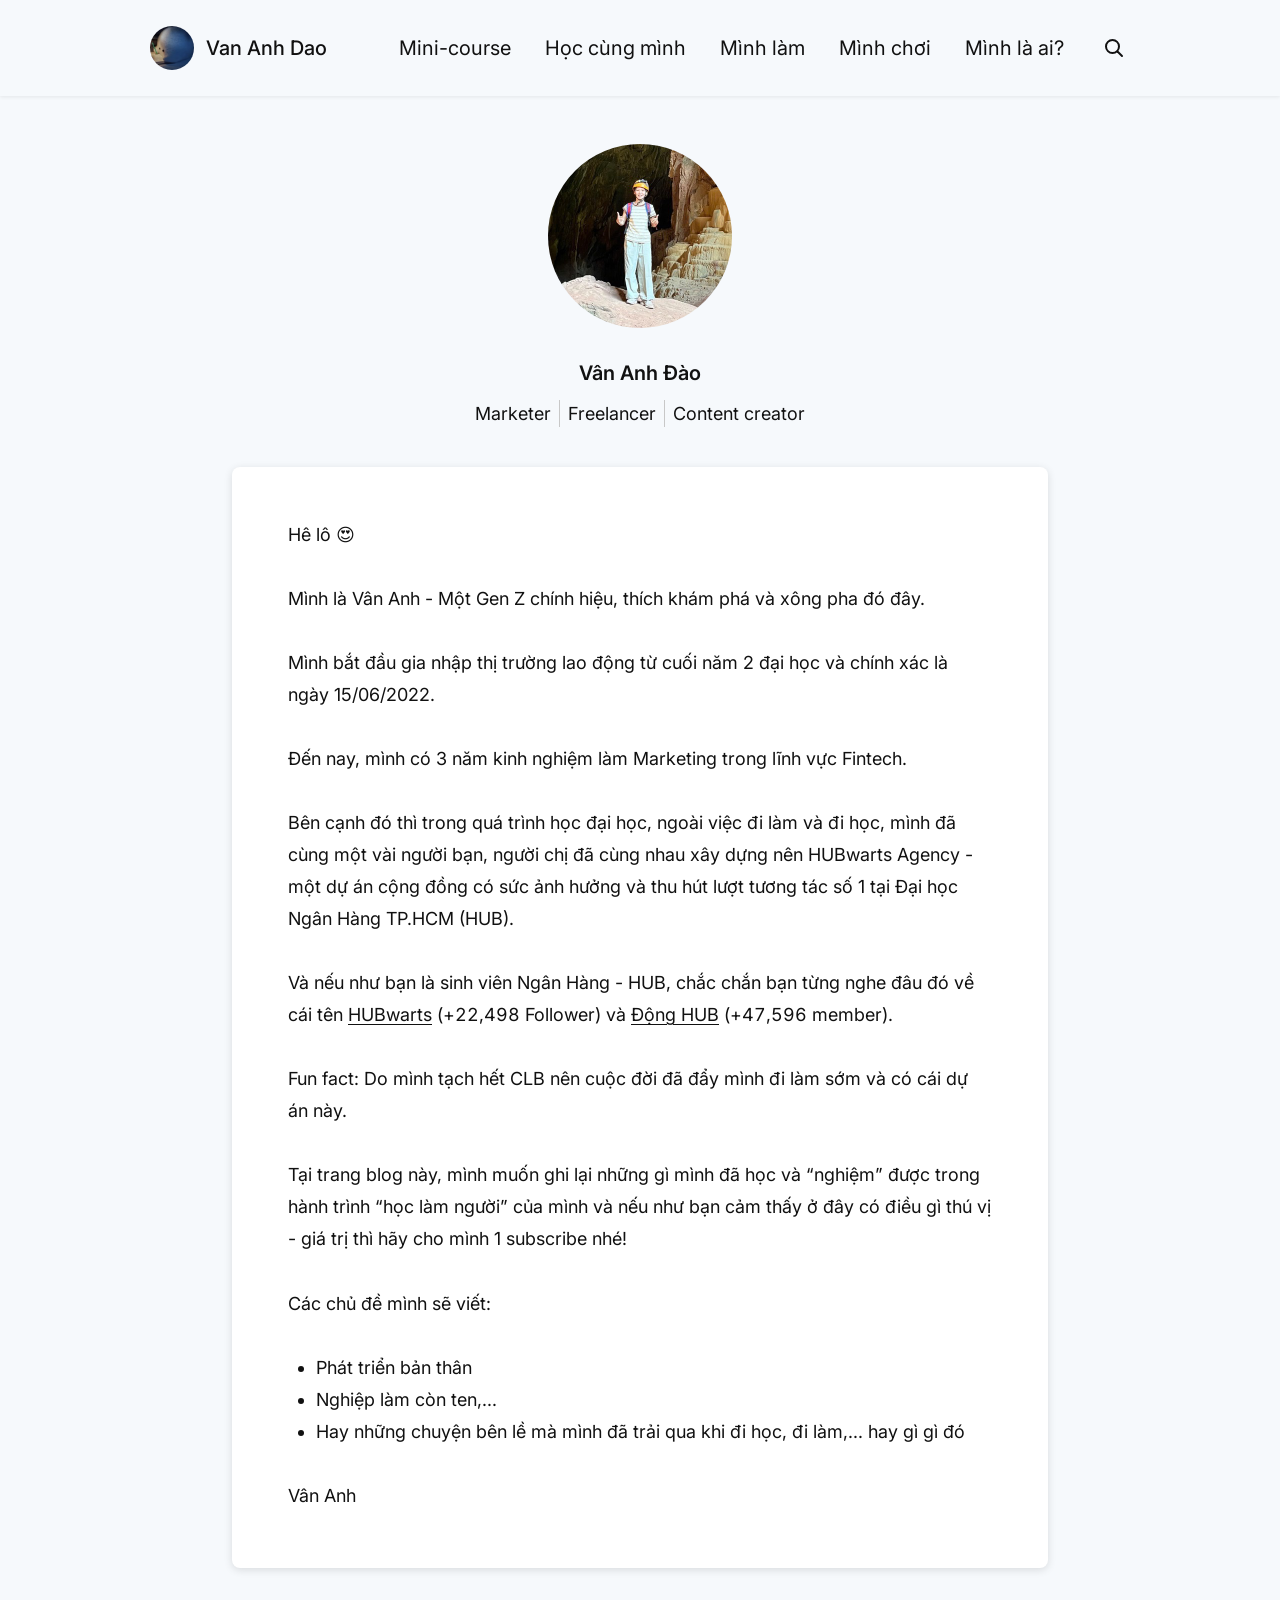
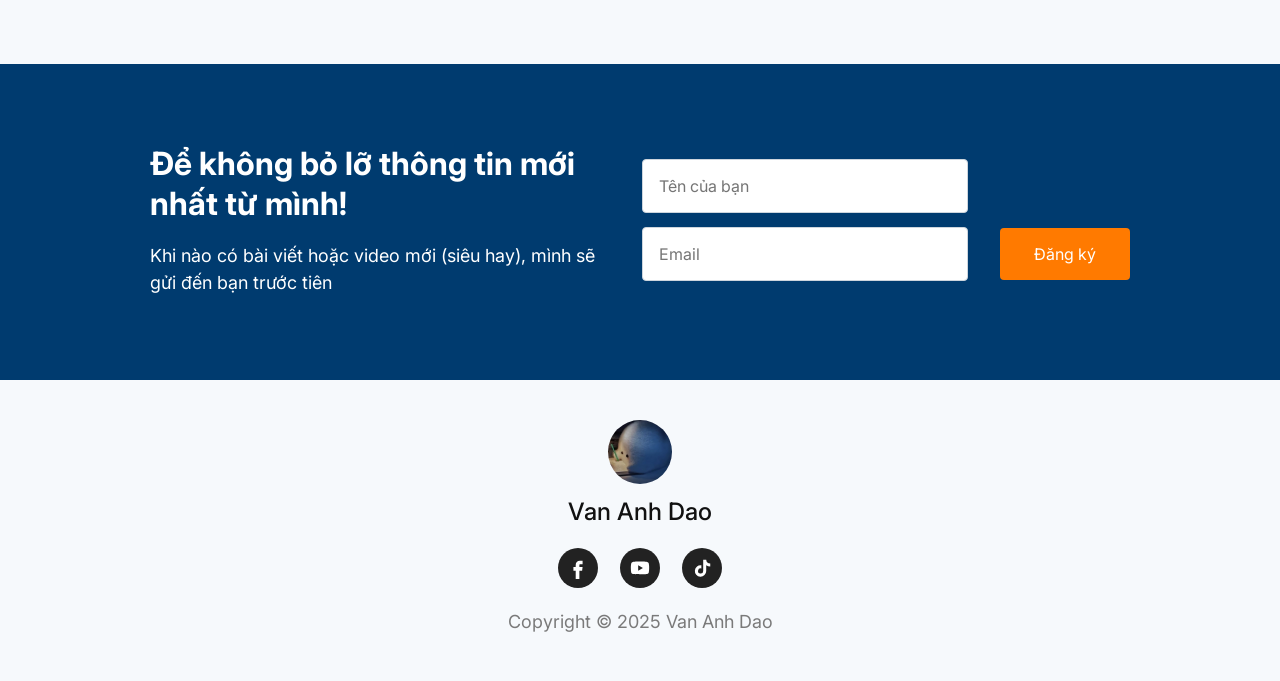
<file: gioi-thieu.html>
<!DOCTYPE html>
<html lang="vi">
<head>
  <meta charset="UTF-8">
  <meta name="viewport" content="width=device-width, initial-scale=1.0">
  <title>Mình là ai? | Van Anh Dao</title>
  <meta name="description" content="Vân Anh: Gen Z làm Marketing trong lĩnh vực Fintech 3 năm, đồng sáng lập HUBwarts Agency. Marketer, freelancer, content creator.">
  <meta name="author" content="Van Anh Dao">
  <link rel="canonical" href="https://vananh2002.vercel.app/gioi-thieu">

  <meta property="og:type" content="website">
  <meta property="og:locale" content="vi_VN">
  <meta property="og:site_name" content="Vân Anh">
  <meta property="og:title" content="Mình là ai? | Van Anh Dao">
  <meta property="og:description" content="Vân Anh: Gen Z làm Marketing trong lĩnh vực Fintech 3 năm, đồng sáng lập HUBwarts Agency. Marketer, freelancer, content creator.">
  <meta property="og:url" content="https://vananh2002.vercel.app/gioi-thieu">

  <link rel="icon" type="image/png" href="images/favicon.png">
  <link rel="apple-touch-icon" href="images/apple-touch-icon.png">
  <link rel="preconnect" href="https://fonts.googleapis.com">
  <link rel="preconnect" href="https://fonts.gstatic.com" crossorigin>
  <link href="https://fonts.googleapis.com/css2?family=Inter:wght@400;500;600;700&display=swap" rel="stylesheet">
  <link rel="stylesheet" href="styles.css">
  <script src="components.js"></script>
  <style>
    .about { padding-top: 48px; padding-bottom: 96px; }

    .profile { text-align: center; margin-bottom: 40px; }
    .profile .avatar { width: 184px; height: 184px; border-radius: 50%; margin: 0 auto 30px; }
    .profile h1 { font-size: 20px; font-weight: 600; margin: 0 0 12px; }
    .roles { display: flex; justify-content: center; flex-wrap: wrap; margin: 0; padding: 0; list-style: none; font-size: 18px; }
    .roles li + li { border-left: 1px solid #c8c8c8; margin-left: 8px; padding-left: 8px; }

    .count { font-variant-numeric: tabular-nums; }

    @media (max-width: 860px) {
      .about { padding-top: 36px; padding-bottom: 64px; }
      .profile .avatar { width: 150px; height: 150px; margin-bottom: 22px; }
      .roles { font-size: 16px; }
    }
  </style>
</head>
<body>
  <site-header></site-header>

  <main class="about narrow">
    <div class="profile reveal">
      <div class="avatar ph"><img src="images/van-anh-tron.jpg" alt="Vân Anh" width="368" height="368"></div>
      <h1>Vân Anh Đào</h1>
      <ul class="roles">
        <li>Marketer</li>
        <li>Freelancer</li>
        <li>Content creator</li>
      </ul>
    </div>

    <article class="paper reveal">
      <p>Hê lô <span class="emoji">😍</span></p>
      <p>Mình là Vân Anh - Một Gen Z chính hiệu, thích khám phá và xông pha đó đây.</p>
      <p>Mình bắt đầu gia nhập thị trường lao động từ cuối năm 2 đại học và chính xác là ngày 15/06/2022.</p>
      <p>Đến nay, mình có 3 năm kinh nghiệm làm Marketing trong lĩnh vực Fintech.</p>
      <p>
        Bên cạnh đó thì trong quá trình học đại học, ngoài việc đi làm và đi học, mình đã cùng một vài người bạn,
        người chị đã cùng nhau xây dựng nên HUBwarts Agency - một dự án cộng đồng có sức ảnh hưởng và thu hút
        lượt tương tác số 1 tại Đại học Ngân Hàng TP.HCM (HUB).
      </p>
      <p>
        Và nếu như bạn là sinh viên Ngân Hàng - HUB, chắc chắn bạn từng nghe đâu đó về cái tên
        <a href="https://www.facebook.com/hubwarts" target="_blank" rel="noopener">HUBwarts</a> (+<span class="count" data-target="22500">22,500</span> Follower) và
        <a href="https://www.facebook.com/groups/329031495464201/" target="_blank" rel="noopener">Động HUB</a> (+<span class="count" data-target="47600">47,600</span> member).
      </p>
      <p>Fun fact: Do mình tạch hết CLB nên cuộc đời đã đẩy mình đi làm sớm và có cái dự án này.</p>
      <p>
        Tại trang blog này, mình muốn ghi lại những gì mình đã học và “nghiệm” được trong hành trình “học làm người”
        của mình và nếu như bạn cảm thấy ở đây có điều gì thú vị - giá trị thì hãy cho mình 1 subscribe nhé!
      </p>
      <p>Các chủ đề mình sẽ viết:</p>
      <ul>
        <li>Phát triển bản thân</li>
        <li>Nghiệp làm còn ten,...</li>
        <li>Hay những chuyện bên lề mà mình đã trải qua khi đi học, đi làm,... hay gì gì đó</li>
      </ul>
      <p>Vân Anh</p>
    </article>
  </main>

  <site-subscribe></site-subscribe>

  <site-footer></site-footer>

  <script src="site.js"></script>
  <script>
    // Đếm số từ 0 lên giá trị thật khi phần thư hiện ra
    function countUp(el) {
      const target = +el.dataset.target;
      const start = performance.now();
      function tick(now) {
        const p = Math.min((now - start) / 1500, 1);
        el.textContent = Math.round(target * (1 - Math.pow(1 - p, 3))).toLocaleString('en-US');
        if (p < 1) requestAnimationFrame(tick);
      }
      requestAnimationFrame(tick);
    }
    if (!matchMedia('(prefers-reduced-motion: reduce)').matches) {
      const counter = new IntersectionObserver((entries) => {
        entries.forEach((entry) => {
          if (!entry.isIntersecting) return;
          entry.target.querySelectorAll('.count').forEach(countUp);
          counter.unobserve(entry.target);
        });
      }, { threshold: 0, rootMargin: '0px 0px -10% 0px' });
      counter.observe(document.querySelector('.paper'));
    }
  </script>
</body>
</html>
</file>
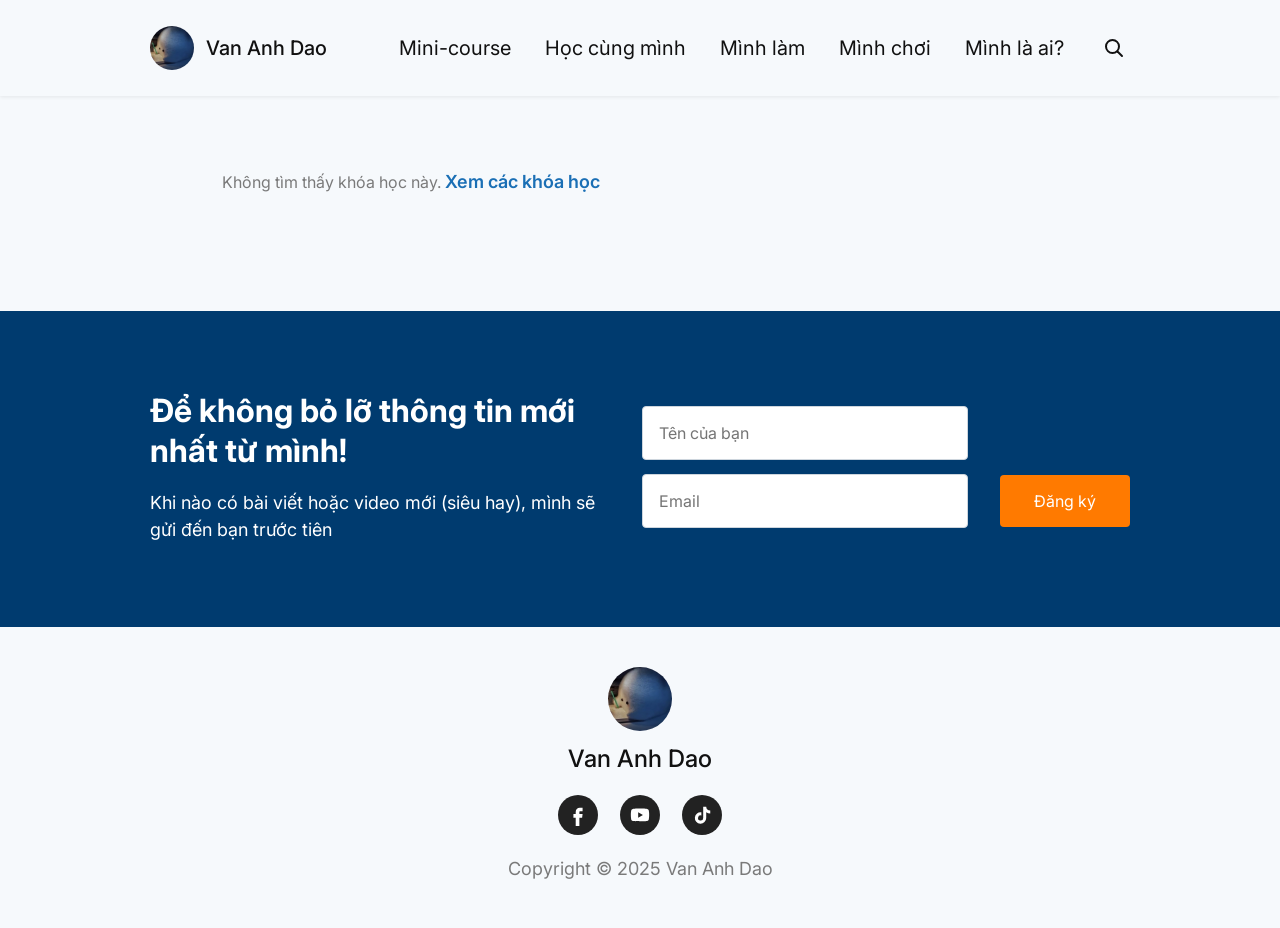
<file: khoa-hoc.html>
<!DOCTYPE html>
<html lang="vi">
<head>
  <meta charset="UTF-8">
  <meta name="viewport" content="width=device-width, initial-scale=1.0">
  <title>Khóa học | Van Anh Dao</title>
  <meta name="description" content="Các khóa học nhỏ do Vân Anh thiết kế: marketing, product, kỹ năng đi làm.">
  <meta name="author" content="Van Anh Dao">
  <link rel="canonical" href="https://vananh2002.vercel.app/mini-course">

  <meta property="og:type" content="website">
  <meta property="og:locale" content="vi_VN">
  <meta property="og:site_name" content="Vân Anh">
  <meta property="og:title" content="Mini-course | Van Anh Dao">
  <meta property="og:description" content="Các khóa học nhỏ do Vân Anh thiết kế: marketing, product, kỹ năng đi làm.">
  <meta property="og:url" content="https://vananh2002.vercel.app/mini-course">

  <link rel="icon" type="image/png" href="/images/favicon.png">
  <link rel="apple-touch-icon" href="/images/apple-touch-icon.png">
  <link rel="preconnect" href="https://fonts.googleapis.com">
  <link rel="preconnect" href="https://fonts.gstatic.com" crossorigin>
  <link href="https://fonts.googleapis.com/css2?family=Inter:wght@400;500;600;700&display=swap" rel="stylesheet">
  <link rel="stylesheet" href="/styles.css">
  <script src="/components.js"></script>
  <style>
    .course-page { padding-top: 56px; padding-bottom: 100px; }
    .course-head {
      display: flex;
      gap: 40px;
      align-items: center;
      margin-bottom: 56px;
    }
    .course-head .cover { flex: 0 0 340px; aspect-ratio: 313 / 204; border-radius: 8px; }
    .course-head .label { color: var(--link); font-size: 14px; font-weight: 600; letter-spacing: 0.04em; text-transform: uppercase; }
    .course-head h1 { font-size: 40px; font-weight: 600; line-height: 1.2; margin: 6px 0 14px; }
    .course-head p { font-size: 18px; line-height: 1.7; margin: 0 0 22px; }
    .start {
      display: inline-block;
      background: var(--orange);
      color: #fff;
      font-size: 16px;
      font-weight: 500;
      padding: 12px 28px;
      border-radius: 4px;
      transition: filter 0.2s;
    }
    .start:hover { filter: brightness(1.08); }

    .lessons h2 { font-size: 28px; font-weight: 600; margin: 0 0 30px; }
    .lessons .post h3 { margin-top: 0; }
    .lessons .post p { display: -webkit-box; -webkit-box-orient: vertical; -webkit-line-clamp: 3; overflow: hidden; }

    @media (max-width: 860px) {
      .course-page { padding-top: 36px; padding-bottom: 64px; }
      .course-head { flex-direction: column; align-items: stretch; gap: 24px; margin-bottom: 40px; }
      .course-head .cover { flex: none; width: 100%; }
      .course-head h1 { font-size: 30px; }
      .course-head p { font-size: 16px; }
      .lessons h2 { font-size: 24px; }
    }
  </style>
</head>
<body>
  <site-header></site-header>

  <main class="course-page narrow">
    <p class="status empty" id="status">Đang tải khóa học...</p>
    <div id="course" hidden>
      <section class="course-head reveal">
        <div class="cover ph" id="cover"></div>
        <div>
          <span class="label">Mini-course</span>
          <h1 id="title"></h1>
          <p id="description"></p>
          <a class="start" id="start" href="#">Bắt đầu học</a>
        </div>
      </section>

      <section class="lessons">
        <h2 id="count"></h2>
        <div id="lessons"></div>
      </section>
    </div>
  </main>

  <site-subscribe></site-subscribe>

  <site-footer></site-footer>

  <script src="/posts.js"></script>
  <script src="/courses.js"></script>
  <script src="/site.js"></script>
  <script>
    const slug = location.pathname.split('/').filter(Boolean).pop();
    const course = window.COURSES.find((c) => c.slug === slug);
    const status = document.getElementById('status');

    if (!course) {
      status.innerHTML = 'Không tìm thấy khóa học này. <a class="more" href="/mini-course">Xem các khóa học</a>';
    } else {
      document.title = `${course.title} | Van Anh Dao`;
      document.querySelector('meta[name="description"]').setAttribute('content', course.description);
      document.querySelector('link[rel="canonical"]').setAttribute('href', `https://vananh2002.vercel.app/mini-course/${course.slug}`);

      loadPosts().then((posts) => {
        const lessons = courseLessons(course, posts);
        document.getElementById('title').textContent = course.title;
        document.getElementById('description').textContent = course.description;
        document.getElementById('count').textContent = `${lessons.length} bài học`;
        if (lessons[0]) {
          document.getElementById('start').href = lessons[0].url;
          if (lessons[0].image) document.getElementById('cover').innerHTML = `<img src="${escapeHtml(imageUrl(lessons[0].image, 800))}" alt="">`;
        } else {
          document.getElementById('start').hidden = true;
        }
        document.getElementById('lessons').innerHTML = lessons
          .map((p) => postItemHtml(p, { label: `Bài ${p.number}`, title: p.lessonTitle, showDate: false }))
          .join('') || '<p class="empty">Khóa học đang được chuẩn bị, bạn quay lại sau nha!</p>';
        status.remove();
        document.getElementById('course').hidden = false;
        observeReveal();
      });
    }
  </script>
</body>
</html>
</file>
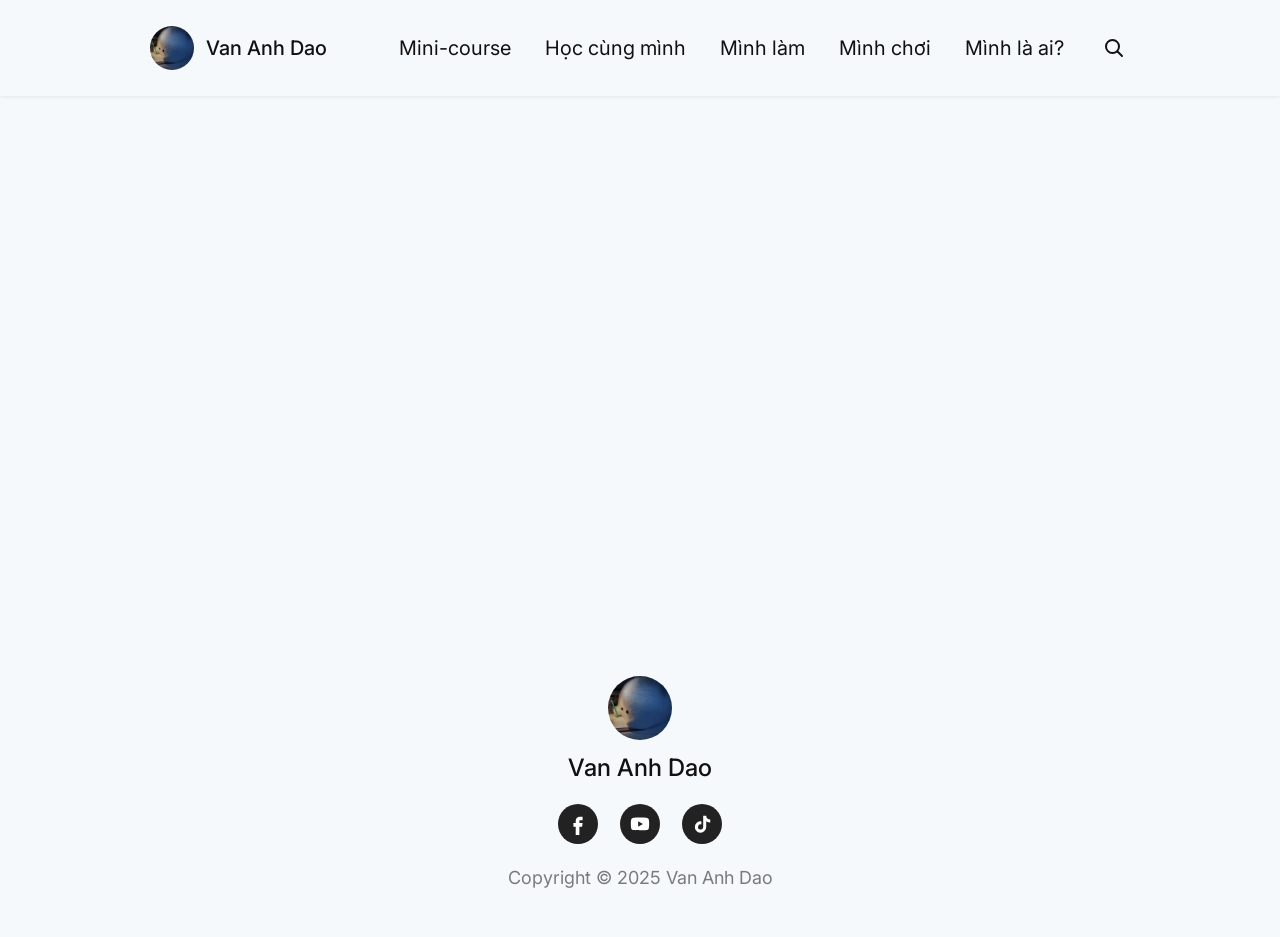
<file: minh-choi.html>
<!DOCTYPE html>
<html lang="vi">
<head>
  <meta charset="UTF-8">
  <meta name="viewport" content="width=device-width, initial-scale=1.0">
  <title>Mình chơi | Van Anh Dao</title>
  <meta name="description" content="Những chuyến đi và cuộc chơi của Vân Anh.">
  <meta name="author" content="Van Anh Dao">
  <meta name="robots" content="noindex">
  <link rel="canonical" href="https://vananh2002.vercel.app/minh-choi">

  <meta property="og:type" content="website">
  <meta property="og:locale" content="vi_VN">
  <meta property="og:site_name" content="Vân Anh">
  <meta property="og:title" content="Mình chơi | Van Anh Dao">
  <meta property="og:description" content="Những chuyến đi và cuộc chơi của Vân Anh.">
  <meta property="og:url" content="https://vananh2002.vercel.app/minh-choi">

  <link rel="icon" type="image/png" href="images/favicon.png">
  <link rel="apple-touch-icon" href="images/apple-touch-icon.png">
  <link rel="preconnect" href="https://fonts.googleapis.com">
  <link rel="preconnect" href="https://fonts.gstatic.com" crossorigin>
  <link href="https://fonts.googleapis.com/css2?family=Inter:wght@400;500;600;700&display=swap" rel="stylesheet">
  <link rel="stylesheet" href="styles.css">
  <script src="components.js"></script>
  <style>
    .blank { min-height: 60vh; }
  </style>
</head>
<body>
  <site-header></site-header>

  <main class="blank narrow"></main>

  <site-footer></site-footer>

  <script src="site.js"></script>
</body>
</html>
</file>
<file: styles.css>
/* Phần dùng chung cho các trang theo thiết kế mới */
:root {
  --bg: #f6f9fc;
  --white: #fff;
  --navy: #003b6f;
  --text: #111;
  --muted: #7a7a7a;
  --link: #1a6fb5;
  --link-bg: #e3eef8;
  --orange: #ff7a00;
  --container: 1140px;
}

* { box-sizing: border-box; }
/* Thành phần trong components.js: không tạo khung riêng để bố cục (và menu dính trên cùng) giữ nguyên */
site-header, site-subscribe, site-footer, social-links, share-buttons { display: contents; }
body {
  margin: 0;
  font-family: "Inter", system-ui, -apple-system, sans-serif;
  background: var(--bg);
  color: var(--text);
  line-height: 1.5;
}
a { color: inherit; text-decoration: none; }
img { display: block; max-width: 100%; }
.container { max-width: var(--container); margin: 0 auto; padding: 0 32px; }
.narrow { max-width: 900px; margin: 0 auto; padding: 0 32px; }
.wide { max-width: 1440px; margin: 0 auto; padding: 0 150px; }

/* Ảnh tạm: hiện nền xám khi bài chưa có ảnh */
.ph {
  background: linear-gradient(135deg, #c9d6e3, #e3eaf1);
  border-radius: 6px;
  overflow: hidden;
}
.ph img { width: 100%; height: 100%; object-fit: cover; }

/* ---------- Header ---------- */
.site-header {
  position: sticky;
  top: 0;
  z-index: 10;
  background: var(--bg);
  box-shadow: 0 1px 4px rgba(0, 0, 0, 0.08);
}
.site-header .container {
  display: flex;
  align-items: center;
  justify-content: space-between;
  height: 96px;
}
.logo { display: inline-flex; white-space: nowrap; align-items: center; gap: 12px; font-size: 20px; font-weight: 500; }
.logo img { width: 44px; height: 44px; border-radius: 50%; object-fit: cover; }
.nav { display: flex; align-items: center; gap: 34px; font-size: 20px; white-space: nowrap; }
.nav a { transition: color 0.2s; }
.nav a:hover { color: var(--link); }
.icon-btn {
  display: inline-flex;
  background: none;
  border: 0;
  padding: 4px;
  cursor: pointer;
  color: inherit;
}
.menu-btn { display: none; }

/* ---------- Mạng xã hội ---------- */
.socials { display: flex; gap: 22px; }
.socials a {
  width: 40px;
  height: 40px;
  border-radius: 50%;
  background: #222;
  color: #fff;
  display: inline-flex;
  align-items: center;
  justify-content: center;
  transition: background 0.2s, transform 0.2s;
}
.socials a:hover { background: var(--navy); transform: translateY(-2px); }

/* ---------- Danh sách bài viết ---------- */
.post { display: flex; gap: 28px; margin-bottom: 46px; }
.post .thumb { flex: 0 0 245px; height: 160px; border-radius: 6px; }
.post h3 { font-size: 20px; font-weight: 600; margin: 4px 0 12px; transition: color 0.2s; }
.post:hover h3 { color: var(--link); }
.post p { color: var(--muted); font-size: 16px; line-height: 1.7; margin: 0 0 12px; }
.post time { color: var(--muted); font-size: 12px; }
.empty { color: var(--muted); }
.more {
  display: inline-flex;
  align-items: center;
  gap: 6px;
  color: var(--link);
  font-size: 18px;
  font-weight: 600;
  background: none;
  border: 0;
  padding: 0;
  font-family: inherit;
  cursor: pointer;
}
.more[hidden] { display: none; }
.more svg { transition: transform 0.2s; }
.more:hover svg { transform: translateX(4px); }

.post-label { display: block; color: var(--link); font-size: 14px; font-weight: 600; margin-bottom: 4px; }

/* ---------- Trang dạng lưới thẻ (Mình làm, Mini-course) ---------- */
.grid-page { max-width: 1097px; padding-top: 60px; padding-bottom: 120px; }
.grid-page h1 { font-size: 36px; font-weight: 600; margin: 0 0 50px; }
.grid-section + .grid-section { margin-top: 80px; }
.grid-section > h2 { font-size: 28px; font-weight: 600; margin: 0 0 30px; }
.card-grid {
  display: grid;
  grid-template-columns: repeat(3, 1fr);
  gap: 80px 45px;
}
.grid-card .thumb { aspect-ratio: 313 / 204; }
.grid-card .thumb img { transition: transform 0.4s; }
.grid-card:hover .thumb img { transform: scale(1.04); }
.grid-card h3 { font-size: 26px; font-weight: 500; line-height: 1.15; margin: 26px 0 22px; transition: color 0.2s; }
.grid-card:hover h3 { color: var(--link); }
.grid-card p {
  color: var(--muted);
  font-size: 16px;
  line-height: 1.7;
  margin: 0 0 8px;
  display: -webkit-box;
  -webkit-box-orient: vertical;
  -webkit-line-clamp: 3;
  overflow: hidden;
}
.grid-card time { color: var(--muted); font-size: 12px; }
.grid-card .meta { color: var(--link); font-size: 14px; font-weight: 600; }

/* ---------- Chia sẻ bài viết ---------- */
.share {
  max-width: 816px;
  margin: 46px auto 0;
  background: var(--white);
  border-radius: 8px;
  box-shadow: 0 2px 8px rgba(0, 0, 0, 0.12);
  padding: 28px 24px 30px;
  text-align: center;
}
.share h2 { font-size: 22px; font-weight: 600; margin: 0 0 14px; }
.share .socials { justify-content: center; gap: 14px; }
.share .socials a { width: 38px; height: 38px; background: #333; }

/* ---------- Tab ---------- */
.tabs { display: flex; flex-wrap: wrap; gap: 6px; }
.tab {
  font: inherit;
  font-size: 18px;
  font-weight: 500;
  color: var(--muted);
  background: none;
  border: 0;
  border-radius: 4px;
  padding: 4px 14px;
  cursor: pointer;
  transition: color 0.2s, background 0.2s;
}
.tab:hover { color: var(--link); }
.tab[aria-selected="true"] { color: var(--link); background: var(--link-bg); }

/* ---------- Khung nội dung trắng (giới thiệu, bài viết) ---------- */
.paper {
  max-width: 816px;
  margin: 0 auto;
  background: var(--white);
  border-radius: 8px;
  box-shadow: 0 2px 8px rgba(0, 0, 0, 0.12);
  padding: 52px 56px 56px;
  font-size: 18px;
  line-height: 1.78;
}
.paper p { margin: 0 0 32px; }
.paper > :last-child { margin-bottom: 0; }
.paper ul, .paper ol { margin: 0 0 32px; padding-left: 28px; }
.paper a { text-decoration: underline; text-underline-offset: 3px; transition: color 0.2s; }
.paper a:hover { color: var(--link); }

.emoji { display: inline-block; animation: bounce 1.8s ease-in-out infinite; transform-origin: 50% 100%; }
@keyframes bounce {
  0%, 100% { transform: translateY(0) rotate(0); }
  25% { transform: translateY(-6px) rotate(-10deg); }
  50% { transform: translateY(0) rotate(0); }
  75% { transform: translateY(-3px) rotate(10deg); }
}

/* ---------- Đăng ký nhận tin ---------- */
.subscribe { background: var(--navy); color: #fff; padding: 80px 0 84px; }
.subscribe .container {
  display: flex;
  justify-content: space-between;
  align-items: center;
  gap: 40px;
}
.subscribe h2 { font-size: 32px; font-weight: 700; line-height: 1.25; margin: 0 0 18px; max-width: 460px; }
.subscribe p { font-size: 18px; margin: 0; max-width: 460px; }
.subscribe form {
  flex-shrink: 0;
  display: grid;
  grid-template-columns: 326px auto;
  gap: 14px 32px;
  align-items: center;
}
.subscribe input {
  font: inherit;
  font-size: 16px;
  padding: 14px 16px;
  border: 1px solid #cdd5dd;
  border-radius: 4px;
  background: var(--white);
  grid-column: 1;
}
.subscribe button {
  grid-column: 2;
  grid-row: 2;
  font: inherit;
  font-size: 16px;
  color: #fff;
  background: var(--orange);
  border: 0;
  border-radius: 4px;
  padding: 14px 34px;
  cursor: pointer;
  transition: filter 0.2s;
}
.subscribe button:hover { filter: brightness(1.08); }

/* ---------- Footer ---------- */
.site-footer { text-align: center; padding: 40px 0 46px; }
.site-footer .logo { flex-direction: column; gap: 10px; font-size: 24px; margin-bottom: 18px; }
.site-footer .logo img { width: 64px; height: 64px; }
.site-footer .socials { justify-content: center; margin-bottom: 20px; }
.site-footer small { color: var(--muted); font-size: 18px; }

/* ---------- Responsive ---------- */
@media (max-width: 1100px) {
  .wide { padding: 0 32px; }
}
/* Menu thu thành nút ☰ khi không đủ chỗ cho cả hàng */
@media (max-width: 1060px) {
  .site-header .container { height: 68px; }
  .site-header .logo img { width: 36px; height: 36px; }
  .menu-btn { display: inline-flex; }
  .nav {
    display: none;
    position: absolute;
    top: 68px;
    left: 0;
    right: 0;
    flex-direction: column;
    align-items: flex-start;
    gap: 18px;
    padding: 20px 32px 28px;
    background: var(--bg);
    box-shadow: 0 6px 10px rgba(0, 0, 0, 0.08);
    font-size: 18px;
  }
  .nav.open { display: flex; }
}
@media (max-width: 860px) {

  .post { flex-direction: column; gap: 14px; }
  .post .thumb { flex: none; width: 100%; height: auto; aspect-ratio: 245 / 160; }

  .subscribe .container { flex-direction: column; align-items: stretch; }
  .subscribe h2 { font-size: 26px; }
  .subscribe form { grid-template-columns: 1fr; }
  .subscribe button { grid-column: 1; grid-row: auto; }

  .grid-page { padding-top: 36px; padding-bottom: 100px; }
  .grid-page h1 { font-size: 30px; margin-bottom: 32px; }
  .grid-section > h2 { font-size: 24px; }
  .card-grid { grid-template-columns: repeat(2, 1fr); gap: 48px 24px; }
  .grid-card h3 { font-size: 22px; margin: 18px 0 12px; }
  .share { margin-top: 28px; }

  .paper { padding: 32px 24px; font-size: 16px; }
  .paper p, .paper ul, .paper ol { margin-bottom: 24px; }
}
@media (max-width: 560px) {
  .card-grid { grid-template-columns: 1fr; }
}
@media (max-width: 480px) {
  .container, .narrow, .wide { padding-left: 16px; padding-right: 16px; }
  .nav { padding: 20px 16px 28px; }
}

/* Hiện dần khi cuộn tới */
.reveal { opacity: 0; transform: translateY(24px); transition: opacity 0.6s ease-out, transform 0.6s ease-out; }
.reveal.visible { opacity: 1; transform: none; }
@media (prefers-reduced-motion: reduce) {
  *, *::before, *::after { transition: none !important; }
  .reveal { opacity: 1; transform: none; }
  .emoji { animation: none; }
}
</file>
